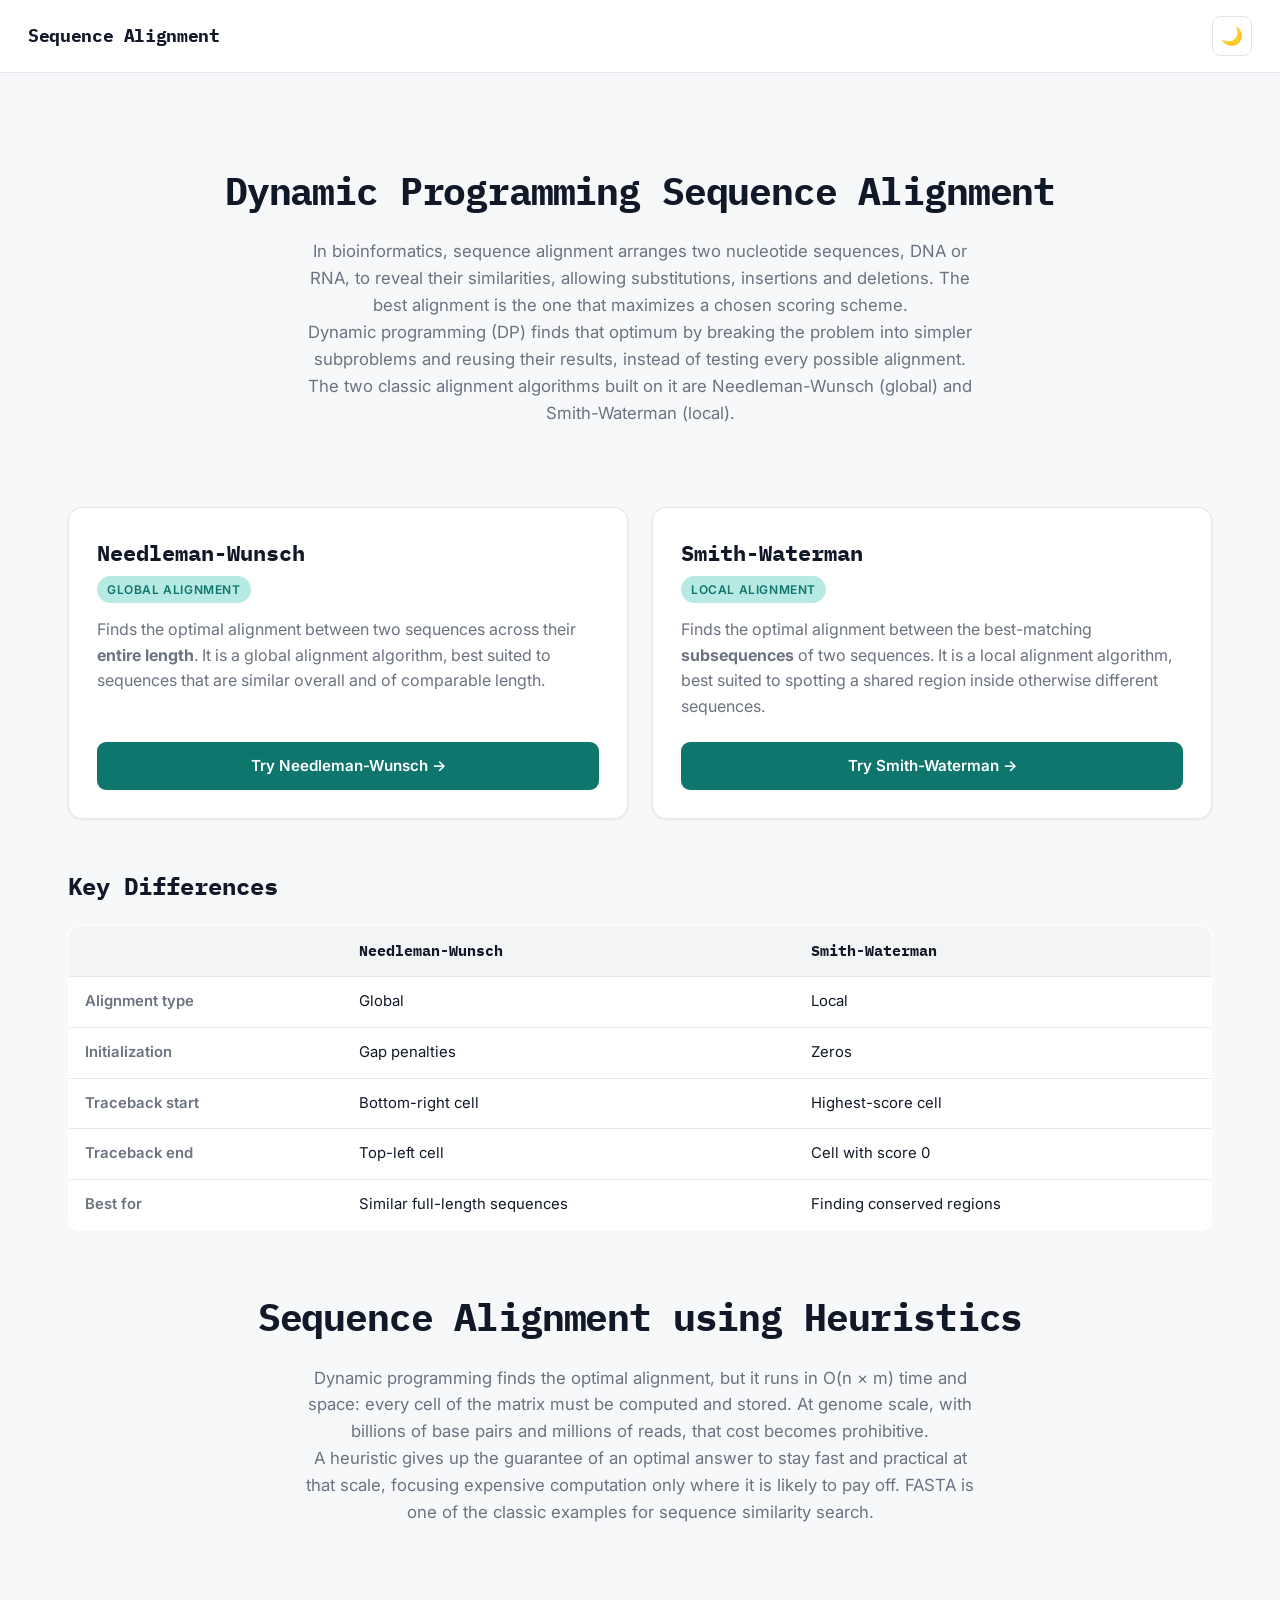
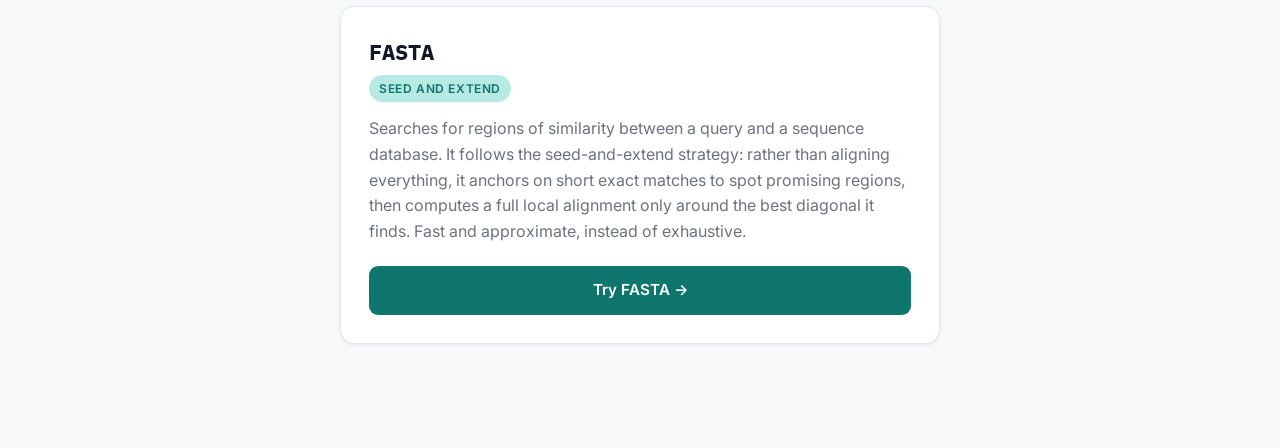
<file: index.html>
<!DOCTYPE html>
<html lang="en">
<head>
  <meta charset="UTF-8" />
  <meta name="viewport" content="width=device-width, initial-scale=1.0" />
  <title>Sequence Alignment</title>
  <link rel="preconnect" href="https://fonts.googleapis.com" />
  <link rel="preconnect" href="https://fonts.gstatic.com" crossorigin />
  <link href="https://fonts.googleapis.com/css2?family=IBM+Plex+Mono:wght@400;600;700&family=Inter:wght@400;500;600;700&display=swap" rel="stylesheet" />
  <link rel="stylesheet" href="style.css" />
  <script>
    (function () {
      const theme = localStorage.getItem('theme') || 'light';
      document.documentElement.setAttribute('data-theme', theme);
    })();
  </script>
</head>
<body>
  <header class="header-bar">
    <h1 class="site-title">Sequence Alignment</h1>
    <button class="theme-toggle" id="themeToggle" aria-label="Toggle dark mode" title="Toggle dark mode">
      <span class="icon-moon">🌙</span>
      <span class="icon-sun">☀️</span>
    </button>
  </header>

  <div class="container">
    <section class="hero">
      <h1>Dynamic Programming Sequence Alignment</h1>
      <p>
        In bioinformatics, sequence alignment arranges two nucleotide sequences, DNA or RNA,
        to reveal their similarities, allowing substitutions, insertions and deletions. 
        The best alignment is the one that maximizes a chosen scoring scheme.
      </p>
      <p>
        Dynamic programming (DP) finds that optimum by breaking the problem into simpler
        subproblems and reusing their results, instead of testing every possible alignment.
        The two classic alignment algorithms built on it are Needleman-Wunsch (global) and
        Smith-Waterman (local).
      </p>
    </section>

    <section class="card-grid">
      <article class="algo-card">
        <h3>Needleman-Wunsch</h3>
        <span class="badge">Global Alignment</span>
        <p>
          Finds the optimal alignment between two sequences across their
          <strong>entire length</strong>. It is a global alignment algorithm, best suited to
          sequences that are similar overall and of comparable length.
        </p>
        <a class="btn btn-primary" href="nw.html">Try Needleman-Wunsch →</a>
      </article>

      <article class="algo-card">
        <h3>Smith-Waterman</h3>
        <span class="badge">Local Alignment</span>
        <p>
          Finds the optimal alignment between the best-matching
          <strong>subsequences</strong> of two sequences. It is a local alignment algorithm,
          best suited to spotting a shared region inside otherwise different sequences.
        </p>
        <a class="btn btn-primary" href="sw.html">Try Smith-Waterman →</a>
      </article>
    </section>

    <section class="compare-section">
      <h2>Key Differences</h2>
      <table class="compare">
        <thead>
          <tr>
            <th></th>
            <th>Needleman-Wunsch</th>
            <th>Smith-Waterman</th>
          </tr>
        </thead>
        <tbody>
          <tr><td>Alignment type</td><td>Global</td><td>Local</td></tr>
          <tr><td>Initialization</td><td>Gap penalties</td><td>Zeros</td></tr>
          <tr><td>Traceback start</td><td>Bottom-right cell</td><td>Highest-score cell</td></tr>
          <tr><td>Traceback end</td><td>Top-left cell</td><td>Cell with score 0</td></tr>
          <tr><td>Best for</td><td>Similar full-length sequences</td><td>Finding conserved regions</td></tr>
        </tbody>
      </table>
    </section>

    <section class="hero">
      <h1>Sequence Alignment using Heuristics</h1>
      <p>
        Dynamic programming finds the optimal alignment, but it runs in O(n × m) time and
        space: every cell of the matrix must be computed and stored. At genome scale, with
        billions of base pairs and millions of reads, that cost becomes prohibitive.
      </p>
      <p>
        A heuristic gives up the guarantee of an optimal answer to stay fast and practical at
        that scale, focusing expensive computation only where it is likely to pay off. FASTA is
        one of the classic examples for sequence similarity search.
      </p>
    </section>

    <section class="card-grid" style="grid-template-columns:minmax(0,600px); justify-content:center;">
      <article class="algo-card">
        <h3>FASTA</h3>
        <span class="badge">Seed and Extend</span>
        <p>
          Searches for regions of similarity between a query and a sequence database. It follows
          the seed-and-extend strategy: rather than aligning everything, it anchors on short
          exact matches to spot promising regions, then computes a full local alignment only
          around the best diagonal it finds. Fast and approximate, instead of exhaustive.
        </p>
        <a class="btn btn-primary" href="fasta.html">Try FASTA →</a>
      </article>
    </section>
  </div>

  <script>
    function toggleTheme() {
      const current = document.documentElement.getAttribute('data-theme');
      const next = current === 'dark' ? 'light' : 'dark';
      document.documentElement.setAttribute('data-theme', next);
      localStorage.setItem('theme', next);
    }
    document.getElementById('themeToggle').addEventListener('click', toggleTheme);
  </script>
</body>
</html>
</file>
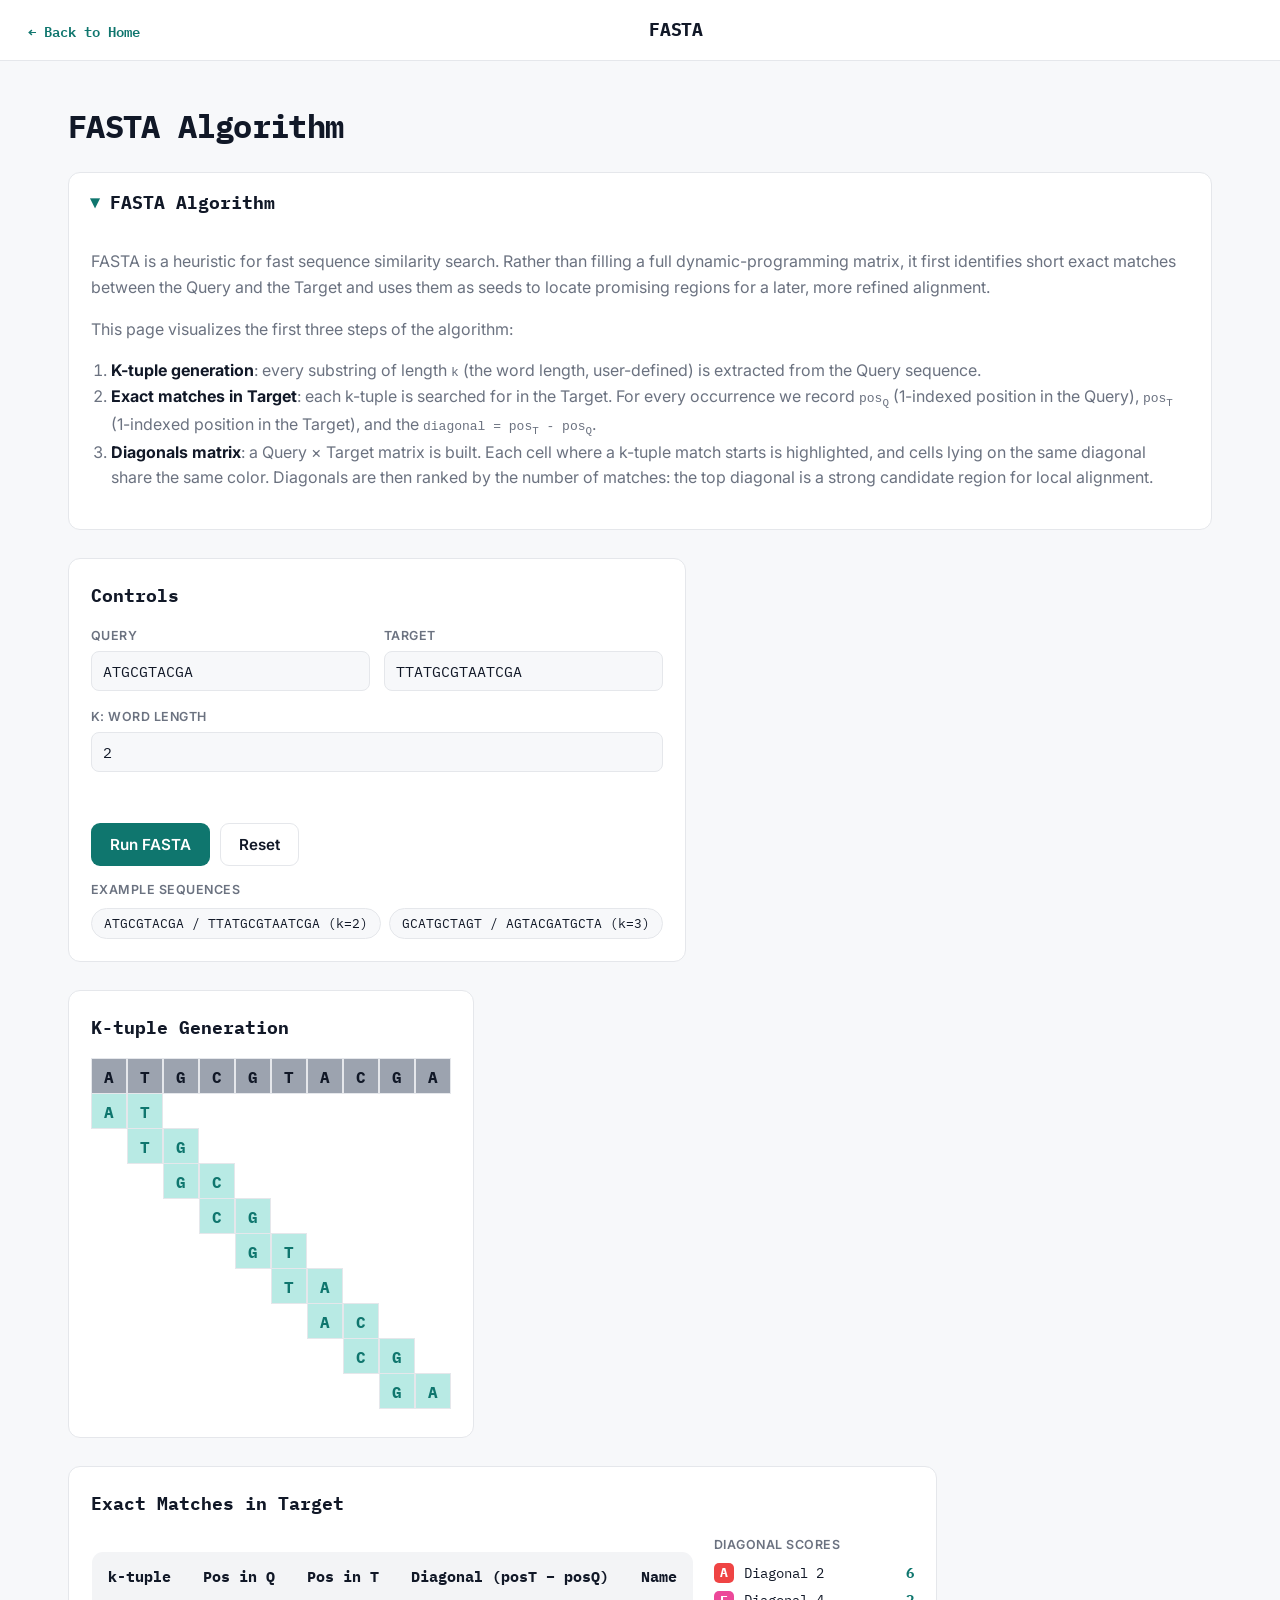
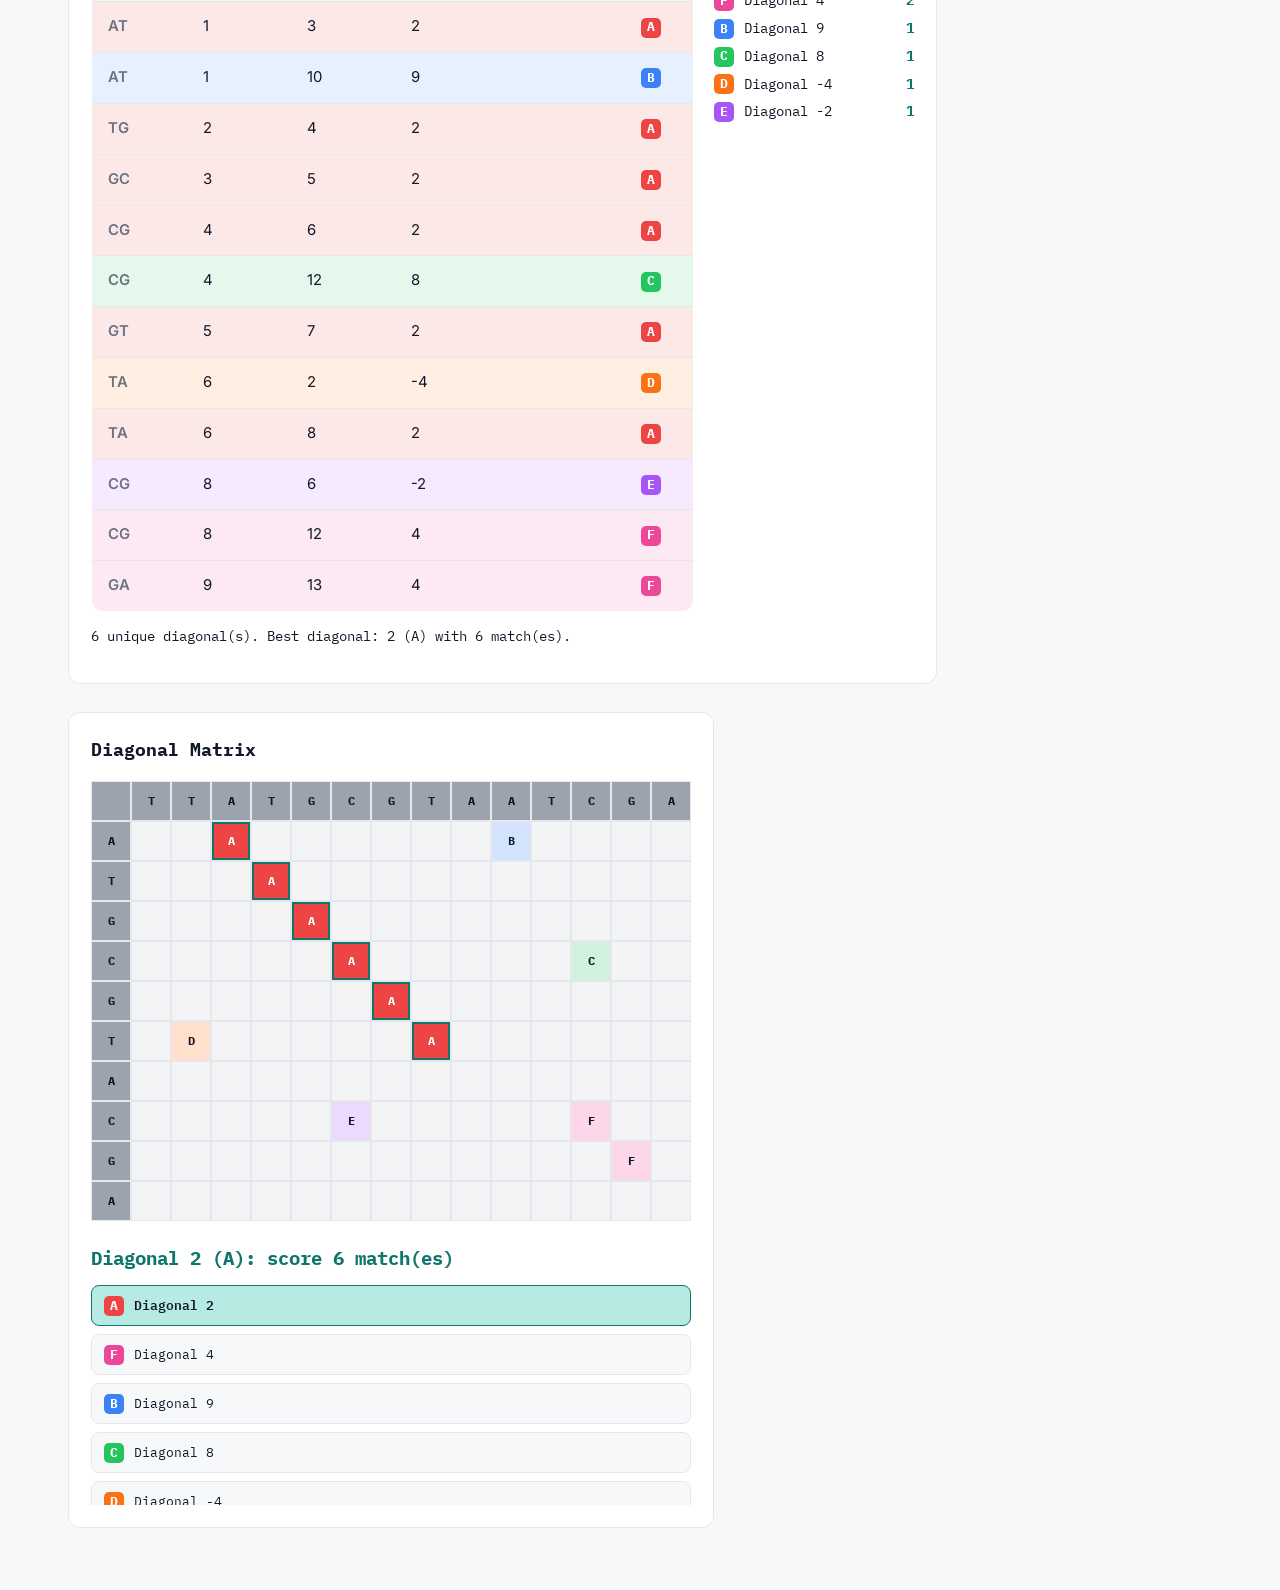
<file: fasta.html>
<!DOCTYPE html>
<html lang="en">
<head>
  <meta charset="UTF-8" />
  <meta name="viewport" content="width=device-width, initial-scale=1.0" />
  <title>FASTA · DP Sequence Alignment</title>
  <link rel="preconnect" href="https://fonts.googleapis.com" />
  <link rel="preconnect" href="https://fonts.gstatic.com" crossorigin />
  <link href="https://fonts.googleapis.com/css2?family=IBM+Plex+Mono:wght@400;600;700&family=Inter:wght@400;500;600;700&display=swap" rel="stylesheet" />
  <link rel="stylesheet" href="style.css" />
  <script>
    (function () {
      const theme = localStorage.getItem('theme') || 'light';
      document.documentElement.setAttribute('data-theme', theme);
    })();
  </script>
</head>
<body>
  <header class="header-bar">
    <a class="back-link" href="index.html">← Back to Home</a>
    <h1 class="site-title">FASTA</h1>
    <span style="width:40px"></span>
  </header>

  <div class="container">
    <h1 class="page-title">FASTA Algorithm</h1>

    <details class="description" open>
      <summary>FASTA Algorithm</summary>
      <div class="desc-body">
        <p>
          FASTA is a heuristic for fast sequence similarity search. Rather than filling a
          full dynamic-programming matrix, it first identifies short exact matches between
          the Query and the Target and uses them as seeds to locate promising regions for
          a later, more refined alignment.
        </p>
        <p>This page visualizes the first three steps of the algorithm:</p>
        <ol>
          <li>
            <strong>K-tuple generation</strong>: every substring of length <code>k</code>
            (the word length, user-defined) is extracted from the Query sequence.
          </li>
          <li>
            <strong>Exact matches in Target</strong>: each k-tuple is searched for in the
            Target. For every occurrence we record <code>pos<sub>Q</sub></code> (1-indexed
            position in the Query), <code>pos<sub>T</sub></code> (1-indexed position in the
            Target), and the <code>diagonal = pos<sub>T</sub> - pos<sub>Q</sub></code>.
          </li>
          <li>
            <strong>Diagonals matrix</strong>: a Query × Target matrix is
            built. Each cell where a k-tuple match starts is highlighted, and cells lying
            on the same diagonal share the same color. Diagonals are then ranked by the
            number of matches: the top diagonal is a strong candidate region for local
            alignment.
          </li>
        </ol>
      </div>
    </details>

    <div class="work-area" style="display:flex; flex-direction:column; gap:28px;">
      <div class="panel">
        <h3>Controls</h3>
        <div class="control-row">
          <div class="field">
            <label for="seq1">Query</label>
            <input type="text" id="seq1" value="ATGCGTACGA" autocomplete="off" />
          </div>
          <div class="field">
            <label for="seq2">Target</label>
            <input type="text" id="seq2" value="TTATGCGTAATCGA" autocomplete="off" />
          </div>
        </div>
        <div class="control-row">
          <div class="field">
            <label for="kVal">k: word length</label>
            <input type="number" id="kVal" value="2" min="1" />
          </div>
        </div>

        <div class="error-msg" id="errorMsg"></div>

        <div class="btn-row">
          <button class="btn btn-primary" id="runBtn">Run FASTA</button>
          <button class="btn btn-secondary" id="resetBtn">Reset</button>
        </div>

        <div class="chips-label">Example sequences</div>
        <div class="chips" id="chips">
          <button class="chip" data-s1="ATGCGTACGA" data-s2="TTATGCGTAATCGA" data-k="2">ATGCGTACGA / TTATGCGTAATCGA (k=2)</button>
          <button class="chip" data-s1="GCATGCTAGT" data-s2="AGTACGATGCTA" data-k="3">GCATGCTAGT / AGTACGATGCTA (k=3)</button>
        </div>
      </div>

      <div class="panel" id="step1Panel">
        <h3>K-tuple Generation</h3>
        <p class="placeholder">Run FASTA to see k-tuples.</p>
      </div>

      <div class="panel" id="step2Panel">
        <h3>Exact Matches in Target</h3>
        <p class="placeholder">Run FASTA to see matches.</p>
      </div>

      <div class="panel" id="step3Panel">
        <h3>Diagonal Matrix</h3>
        <p class="placeholder">Run FASTA to see the diagonal matrix.</p>
      </div>
    </div>
  </div>

  <script src="fasta.js"></script>
</body>
</html>
</file>
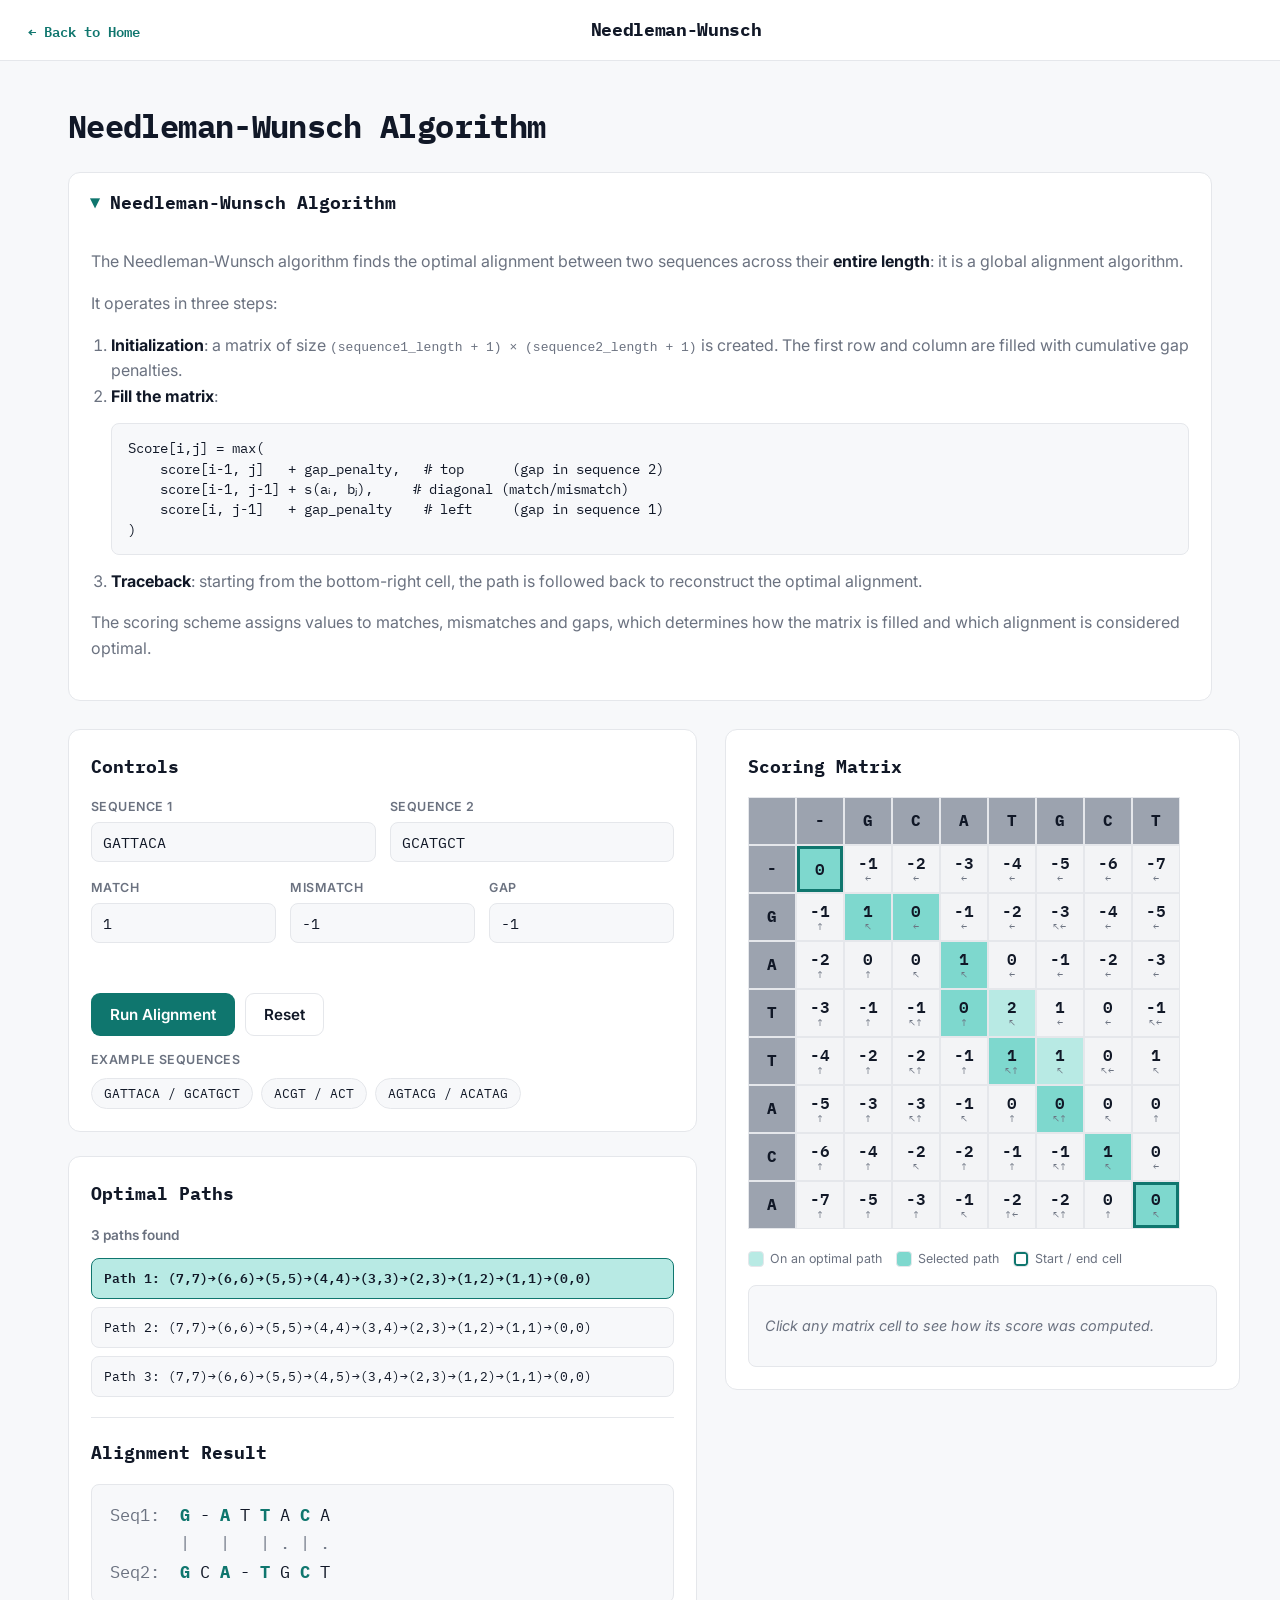
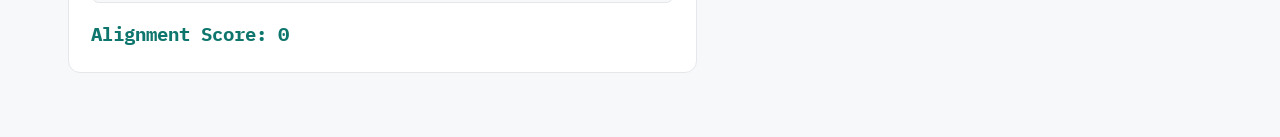
<file: nw.html>
<!DOCTYPE html>
<html lang="en">
<head>
  <meta charset="UTF-8" />
  <meta name="viewport" content="width=device-width, initial-scale=1.0" />
  <title>Needleman-Wunsch · DP Sequence Alignment</title>
  <link rel="preconnect" href="https://fonts.googleapis.com" />
  <link rel="preconnect" href="https://fonts.gstatic.com" crossorigin />
  <link href="https://fonts.googleapis.com/css2?family=IBM+Plex+Mono:wght@400;600;700&family=Inter:wght@400;500;600;700&display=swap" rel="stylesheet" />
  <link rel="stylesheet" href="style.css" />
  <script>
    (function () {
      const theme = localStorage.getItem('theme') || 'light';
      document.documentElement.setAttribute('data-theme', theme);
    })();
  </script>
</head>
<body>
  <header class="header-bar">
    <a class="back-link" href="index.html">← Back to Home</a>
    <h1 class="site-title">Needleman-Wunsch</h1>
    <span style="width:40px"></span>
  </header>

  <div class="container">
    <h1 class="page-title">Needleman-Wunsch Algorithm</h1>

    <details class="description" open>
      <summary>Needleman-Wunsch Algorithm</summary>
      <div class="desc-body">
        <p>
          The Needleman-Wunsch algorithm finds the optimal alignment between two sequences
          across their <strong>entire length</strong>: it is a global alignment algorithm.
        </p>
        <p>It operates in three steps:</p>
        <ol>
          <li>
            <strong>Initialization</strong>: a matrix of size
            <code>(sequence1_length + 1) × (sequence2_length + 1)</code> is created. The first
            row and column are filled with cumulative gap penalties.
          </li>
          <li>
            <strong>Fill the matrix</strong>:
            <pre>Score[i,j] = max(
    score[i-1, j]   + gap_penalty,   # top      (gap in sequence 2)
    score[i-1, j-1] + s(aᵢ, bⱼ),     # diagonal (match/mismatch)
    score[i, j-1]   + gap_penalty    # left     (gap in sequence 1)
)</pre>
          </li>
          <li>
            <strong>Traceback</strong>: starting from the bottom-right cell, the path is
            followed back to reconstruct the optimal alignment.
          </li>
        </ol>
        <p>
          The scoring scheme assigns values to matches, mismatches and gaps, which determines
          how the matrix is filled and which alignment is considered optimal.
        </p>
      </div>
    </details>

    <div class="work-area">
      <!-- Controls -->
      <div class="controls-col">
        <div class="panel">
          <h3>Controls</h3>
          <div class="control-row">
            <div class="field">
              <label for="seq1">Sequence 1</label>
              <input type="text" id="seq1" value="GATTACA" autocomplete="off" />
            </div>
            <div class="field">
              <label for="seq2">Sequence 2</label>
              <input type="text" id="seq2" value="GCATGCT" autocomplete="off" />
            </div>
          </div>
          <div class="control-row">
            <div class="field">
              <label for="matchScore">Match</label>
              <input type="number" id="matchScore" value="1" />
            </div>
            <div class="field">
              <label for="mismatchPenalty">Mismatch</label>
              <input type="number" id="mismatchPenalty" value="-1" />
            </div>
            <div class="field">
              <label for="gapPenalty">Gap</label>
              <input type="number" id="gapPenalty" value="-1" />
            </div>
          </div>

          <div class="error-msg" id="errorMsg"></div>

          <div class="btn-row">
            <button class="btn btn-primary" id="runBtn">Run Alignment</button>
            <button class="btn btn-secondary" id="resetBtn">Reset</button>
          </div>

          <div class="chips-label">Example sequences</div>
          <div class="chips" id="chips">
            <button class="chip" data-s1="GATTACA" data-s2="GCATGCT">GATTACA / GCATGCT</button>
            <button class="chip" data-s1="ACGT" data-s2="ACT">ACGT / ACT</button>
            <button class="chip" data-s1="AGTACG" data-s2="ACATAG">AGTACG / ACATAG</button>
          </div>
        </div>

        <!-- Paths + result panel -->
        <div class="panel" style="margin-top:24px">
          <h3>Optimal Paths</h3>
          <div class="paths-count" id="pathsCount">Run an alignment to see paths.</div>
          <div class="paths-list" id="pathsList"></div>
          <hr class="divider" />
          <h3>Alignment Result</h3>
          <div id="alignmentArea">
            <p class="placeholder">Select a path to view its alignment.</p>
          </div>
        </div>
      </div>

      <!-- Matrix -->
      <div class="matrix-col">
        <div class="panel">
          <h3>Scoring Matrix</h3>
          <div class="matrix-wrap" id="matrixWrap">
            <p class="placeholder">Run an alignment to build the matrix.</p>
          </div>
          <div class="legend">
            <span><span class="swatch on-path"></span> On an optimal path</span>
            <span><span class="swatch selected"></span> Selected path</span>
            <span><span class="swatch start"></span> Start / end cell</span>
          </div>
          <div class="cell-detail" id="cellDetail">
            <p class="placeholder">Click any matrix cell to see how its score was computed.</p>
          </div>
        </div>
      </div>
    </div>
  </div>

  <script src="common.js"></script>
  <script src="nw.js"></script>
</body>
</html>
</file>
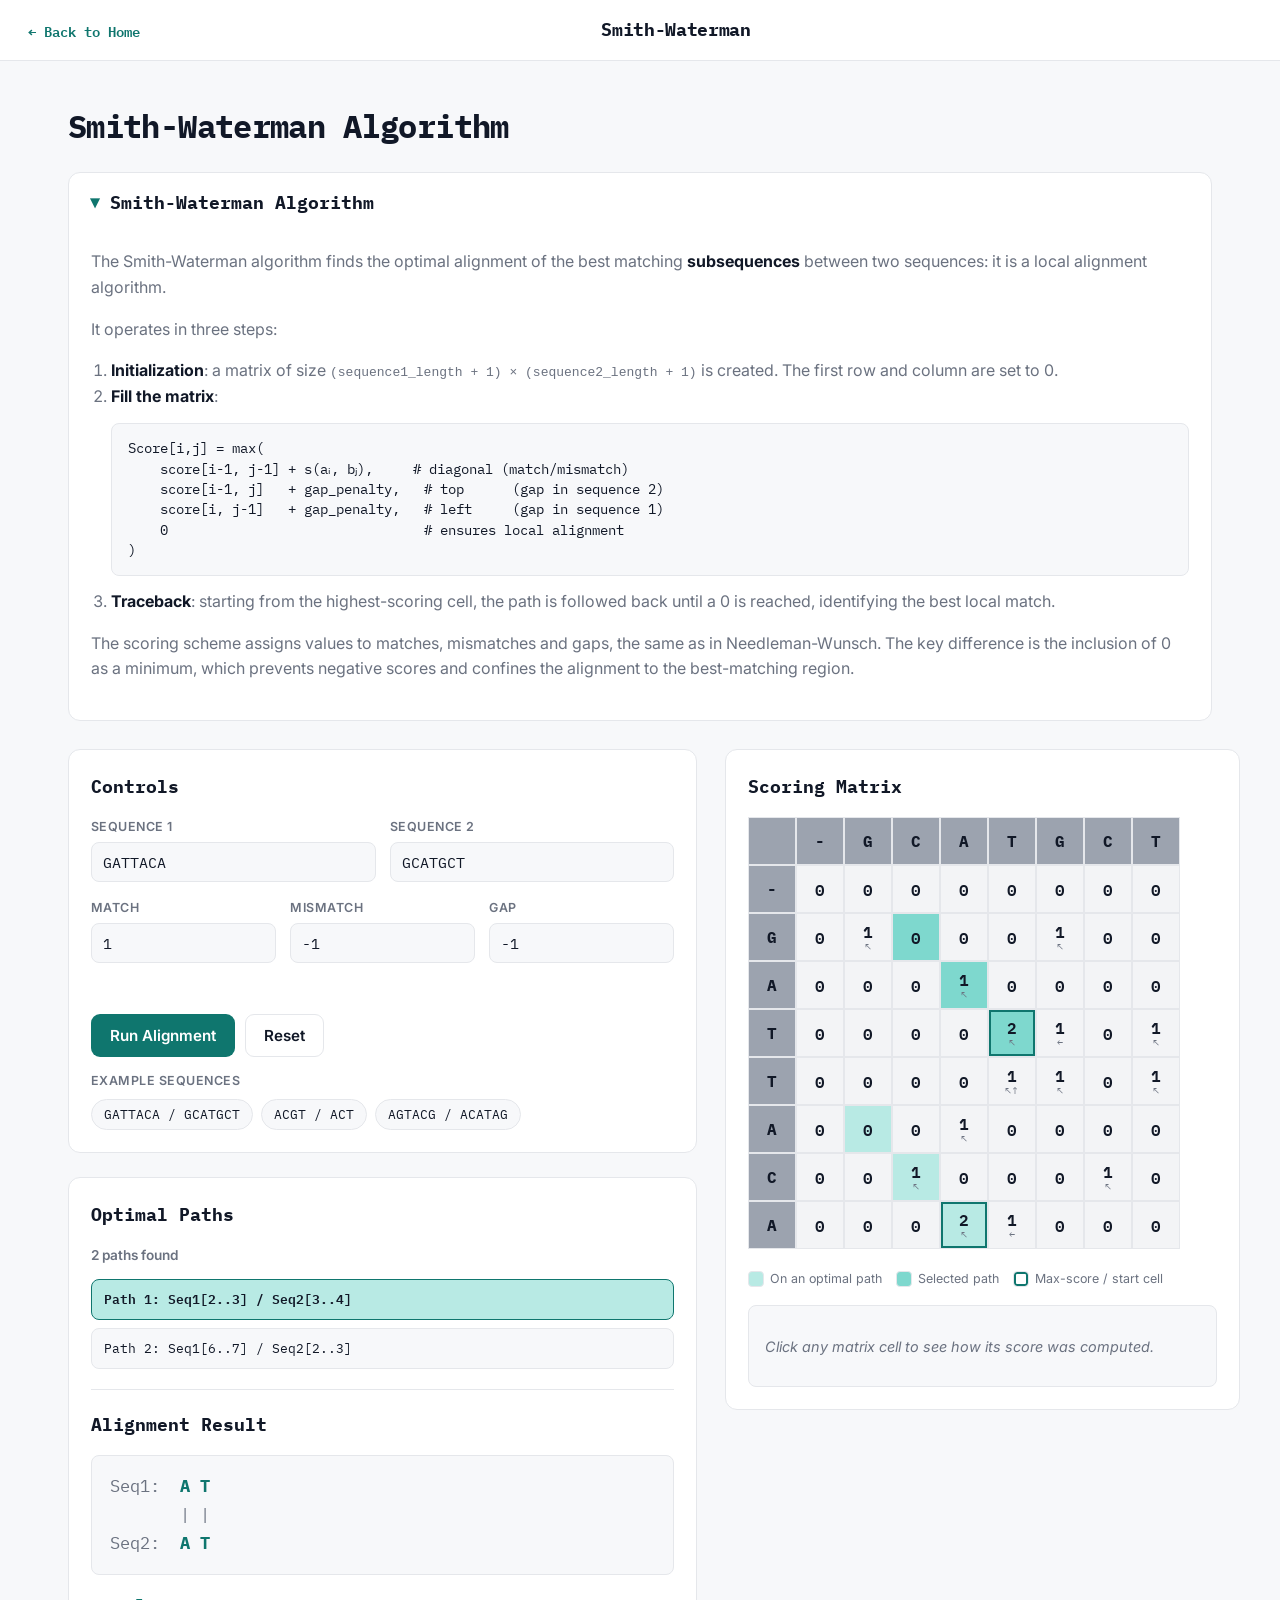
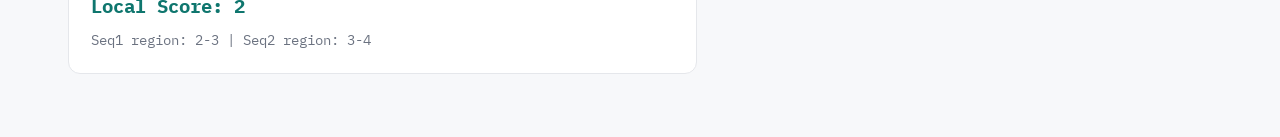
<file: sw.html>
<!DOCTYPE html>
<html lang="en">
<head>
  <meta charset="UTF-8" />
  <meta name="viewport" content="width=device-width, initial-scale=1.0" />
  <title>Smith-Waterman · DP Sequence Alignment</title>
  <link rel="preconnect" href="https://fonts.googleapis.com" />
  <link rel="preconnect" href="https://fonts.gstatic.com" crossorigin />
  <link href="https://fonts.googleapis.com/css2?family=IBM+Plex+Mono:wght@400;600;700&family=Inter:wght@400;500;600;700&display=swap" rel="stylesheet" />
  <link rel="stylesheet" href="style.css" />
  <script>
    (function () {
      const theme = localStorage.getItem('theme') || 'light';
      document.documentElement.setAttribute('data-theme', theme);
    })();
  </script>
</head>
<body>
  <header class="header-bar">
    <a class="back-link" href="index.html">← Back to Home</a>
    <h1 class="site-title">Smith-Waterman</h1>
    <span style="width:40px"></span>
  </header>

  <div class="container">
    <h1 class="page-title">Smith-Waterman Algorithm</h1>

    <details class="description" open>
      <summary>Smith-Waterman Algorithm</summary>
      <div class="desc-body">
        <p>
          The Smith-Waterman algorithm finds the optimal alignment of the best matching
          <strong>subsequences</strong> between two sequences: it is a local alignment
          algorithm.
        </p>
        <p>It operates in three steps:</p>
        <ol>
          <li>
            <strong>Initialization</strong>: a matrix of size
            <code>(sequence1_length + 1) × (sequence2_length + 1)</code> is created. The first
            row and column are set to 0.
          </li>
          <li>
            <strong>Fill the matrix</strong>:
            <pre>Score[i,j] = max(
    score[i-1, j-1] + s(aᵢ, bⱼ),     # diagonal (match/mismatch)
    score[i-1, j]   + gap_penalty,   # top      (gap in sequence 2)
    score[i, j-1]   + gap_penalty,   # left     (gap in sequence 1)
    0                                # ensures local alignment
)</pre>
          </li>
          <li>
            <strong>Traceback</strong>: starting from the highest-scoring cell, the path is
            followed back until a 0 is reached, identifying the best local match.
          </li>
        </ol>
        <p>
          The scoring scheme assigns values to matches, mismatches and gaps, the same as in
          Needleman-Wunsch. The key difference is the inclusion of 0 as a minimum, which
          prevents negative scores and confines the alignment to the best-matching region.
        </p>
      </div>
    </details>

    <div class="work-area">
      <div class="controls-col">
        <div class="panel">
          <h3>Controls</h3>
          <div class="control-row">
            <div class="field">
              <label for="seq1">Sequence 1</label>
              <input type="text" id="seq1" value="GATTACA" autocomplete="off" />
            </div>
            <div class="field">
              <label for="seq2">Sequence 2</label>
              <input type="text" id="seq2" value="GCATGCT" autocomplete="off" />
            </div>
          </div>
          <div class="control-row">
            <div class="field">
              <label for="matchScore">Match</label>
              <input type="number" id="matchScore" value="1" />
            </div>
            <div class="field">
              <label for="mismatchPenalty">Mismatch</label>
              <input type="number" id="mismatchPenalty" value="-1" />
            </div>
            <div class="field">
              <label for="gapPenalty">Gap</label>
              <input type="number" id="gapPenalty" value="-1" />
            </div>
          </div>

          <div class="error-msg" id="errorMsg"></div>

          <div class="btn-row">
            <button class="btn btn-primary" id="runBtn">Run Alignment</button>
            <button class="btn btn-secondary" id="resetBtn">Reset</button>
          </div>

          <div class="chips-label">Example sequences</div>
          <div class="chips" id="chips">
            <button class="chip" data-s1="GATTACA" data-s2="GCATGCT">GATTACA / GCATGCT</button>
            <button class="chip" data-s1="ACGT" data-s2="ACT">ACGT / ACT</button>
            <button class="chip" data-s1="AGTACG" data-s2="ACATAG">AGTACG / ACATAG</button>
          </div>
        </div>

        <div class="panel" style="margin-top:24px">
          <h3>Optimal Paths</h3>
          <div class="paths-count" id="pathsCount">Run an alignment to see paths.</div>
          <div class="paths-list" id="pathsList"></div>
          <hr class="divider" />
          <h3>Alignment Result</h3>
          <div id="alignmentArea">
            <p class="placeholder">Select a path to view its alignment.</p>
          </div>
        </div>
      </div>

      <div class="matrix-col">
        <div class="panel">
          <h3>Scoring Matrix</h3>
          <div class="matrix-wrap" id="matrixWrap">
            <p class="placeholder">Run an alignment to build the matrix.</p>
          </div>
          <div class="legend">
            <span><span class="swatch on-path"></span> On an optimal path</span>
            <span><span class="swatch selected"></span> Selected path</span>
            <span><span class="swatch start"></span> Max-score / start cell</span>
          </div>
          <div class="cell-detail" id="cellDetail">
            <p class="placeholder">Click any matrix cell to see how its score was computed.</p>
          </div>
        </div>
      </div>
    </div>
  </div>

  <script src="common.js"></script>
  <script src="sw.js"></script>
</body>
</html>
</file>
<file: style.css>
:root {
  --bg: #F7F8FA;
  --surface: #FFFFFF;
  --cell-header: #9CA3AF;
  --cell-header-text: #111827;
  --cell-data: #F3F4F6;
  --cell-data-border: #E5E7EB;
  --path: rgba(20, 184, 166, 0.30);
  --path-active: rgba(20, 184, 166, 0.55);
  --accent: #0F766E;
  --accent-hover: #0d655e;
  --text-primary: #111827;
  --text-secondary: #6B7280;
  --border: #E5E7EB;
  --match: #0F766E;
  --error: #DC2626;
  --shadow: rgba(15, 23, 42, 0.08);
}

[data-theme="dark"] {
  --bg: #0F172A;
  --surface: #1E293B;
  --cell-header: #475569;
  --cell-header-text: #F1F5F9;
  --cell-data: #1E293B;
  --cell-data-border: #334155;
  --path: rgba(20, 184, 166, 0.25);
  --path-active: rgba(20, 184, 166, 0.45);
  --accent: #0F766E;
  --accent-hover: #14b8a6;
  --text-primary: #F1F5F9;
  --text-secondary: #94A3B8;
  --border: #334155;
  --match: #2dd4bf;
  --error: #F87171;
  --shadow: rgba(0, 0, 0, 0.4);
}

* { box-sizing: border-box; }

html, body {
  margin: 0;
  padding: 0;
}

body {
  background: var(--bg);
  color: var(--text-primary);
  font-family: 'Inter', -apple-system, BlinkMacSystemFont, 'Segoe UI', sans-serif;
  line-height: 1.6;
  transition: background 0.2s ease, color 0.2s ease;
}

h1, h2, h3, h4, .mono {
  font-family: 'IBM Plex Mono', 'Courier New', monospace;
}

a { color: var(--accent); }

.header-bar {
  display: flex;
  align-items: center;
  justify-content: space-between;
  padding: 16px 28px;
  background: var(--surface);
  border-bottom: 1px solid var(--border);
  position: sticky;
  top: 0;
  z-index: 50;
}

.header-bar .site-title {
  font-family: 'IBM Plex Mono', monospace;
  font-weight: 700;
  font-size: 1.1rem;
  letter-spacing: -0.02em;
  margin: 0;
}

.header-bar .back-link {
  font-family: 'IBM Plex Mono', monospace;
  font-size: 0.9rem;
  text-decoration: none;
  font-weight: 600;
}
.header-bar .back-link:hover { text-decoration: underline; }

.theme-toggle {
  background: transparent;
  border: 1px solid var(--border);
  color: var(--text-primary);
  border-radius: 8px;
  width: 40px;
  height: 40px;
  cursor: pointer;
  display: inline-flex;
  align-items: center;
  justify-content: center;
  font-size: 1.1rem;
  transition: background 0.15s ease, border-color 0.15s ease;
}
.theme-toggle:hover { background: var(--cell-data); border-color: var(--accent); }
.theme-toggle .icon-sun { display: none; }
.theme-toggle .icon-moon { display: inline; }
[data-theme="dark"] .theme-toggle .icon-sun { display: inline; }
[data-theme="dark"] .theme-toggle .icon-moon { display: none; }

.container {
  max-width: 1200px;
  margin: 0 auto;
  padding: 32px 28px 64px;
}

.hero {
  text-align: center;
  padding: 56px 0 40px;
}
.hero h1 {
  font-size: 2.4rem;
  margin: 0 0 16px;
  letter-spacing: -0.03em;
}
.hero p {
  max-width: 680px;
  margin: 0 auto;
  color: var(--text-secondary);
  font-size: 1.05rem;
}

.card-grid {
  display: grid;
  grid-template-columns: 1fr 1fr;
  gap: 24px;
  margin: 40px 0;
}
.algo-card {
  background: var(--surface);
  border: 1px solid var(--border);
  border-radius: 14px;
  padding: 28px;
  box-shadow: 0 1px 3px var(--shadow);
  display: flex;
  flex-direction: column;
}
.algo-card h3 {
  margin: 0 0 6px;
  font-size: 1.35rem;
}
.algo-card .badge {
  display: inline-block;
  align-self: flex-start;
  font-size: 0.75rem;
  font-weight: 600;
  text-transform: uppercase;
  letter-spacing: 0.05em;
  color: var(--accent);
  background: var(--path);
  padding: 4px 10px;
  border-radius: 999px;
  margin-bottom: 14px;
}

[data-theme="dark"] .algo-card .badge {
  color: #F1F5F9;
}
.algo-card p {
  color: var(--text-secondary);
  flex: 1;
  margin: 0 0 22px;
}

.btn {
  display: inline-flex;
  align-items: center;
  justify-content: center;
  gap: 6px;
  font-family: 'Inter', sans-serif;
  font-size: 0.95rem;
  font-weight: 600;
  padding: 11px 18px;
  border-radius: 9px;
  cursor: pointer;
  border: 1px solid transparent;
  text-decoration: none;
  transition: background 0.15s ease, transform 0.05s ease;
}
.btn:active { transform: translateY(1px); }
.btn-primary {
  background: var(--accent);
  color: #fff;
}
.btn-primary:hover { background: var(--accent-hover); }
.btn-secondary {
  background: transparent;
  color: var(--text-primary);
  border-color: var(--border);
}
.btn-secondary:hover { background: var(--cell-data); }

.compare-section { margin-top: 48px; }
.compare-section h2 { font-size: 1.5rem; }
table.compare {
  width: 100%;
  border-collapse: collapse;
  background: var(--surface);
  border: 1px solid var(--border);
  border-radius: 12px;
  overflow: hidden;
  margin-top: 16px;
}
table.compare th, table.compare td {
  padding: 13px 16px;
  text-align: left;
  border-bottom: 1px solid var(--border);
  font-size: 0.93rem;
}
table.compare thead th {
  background: var(--cell-data);
  font-family: 'IBM Plex Mono', monospace;
}
table.compare tbody td:first-child {
  font-weight: 600;
  color: var(--text-secondary);
}
table.compare tr:last-child td { border-bottom: none; }

.page-title {
  font-size: 2rem;
  margin: 8px 0 4px;
  letter-spacing: -0.02em;
}

.description {
  background: var(--surface);
  border: 1px solid var(--border);
  border-radius: 12px;
  margin: 20px 0 28px;
  overflow: hidden;
}
.description > summary {
  cursor: pointer;
  padding: 16px 22px;
  font-family: 'IBM Plex Mono', monospace;
  font-weight: 700;
  font-size: 1.1rem;
  list-style: none;
  display: flex;
  align-items: center;
  gap: 10px;
}
.description > summary::-webkit-details-marker { display: none; }
.description > summary::before {
  content: '▸';
  transition: transform 0.15s ease;
  color: var(--accent);
}
.description[open] > summary::before { transform: rotate(90deg); }
.description .desc-body {
  padding: 0 22px 22px;
  color: var(--text-secondary);
}
.description .desc-body ol { padding-left: 20px; }
.description .desc-body strong { color: var(--text-primary); }
.description pre {
  background: var(--bg);
  border: 1px solid var(--border);
  border-radius: 8px;
  padding: 14px 16px;
  overflow-x: auto;
  font-family: 'IBM Plex Mono', monospace;
  font-size: 0.85rem;
  color: var(--text-primary);
  line-height: 1.5;
}

.work-area {
  display: grid;
  grid-template-columns: 55% 45%;
  gap: 28px;
  align-items: start;
}

.panel {
  background: var(--surface);
  border: 1px solid var(--border);
  border-radius: 12px;
  padding: 22px;
}
.panel h3 {
  margin: 0 0 16px;
  font-size: 1.15rem;
}

.control-row {
  display: flex;
  flex-wrap: wrap;
  gap: 14px;
  margin-bottom: 16px;
}
.field {
  display: flex;
  flex-direction: column;
  gap: 5px;
  flex: 1;
  min-width: 120px;
}
.field label {
  font-size: 0.78rem;
  font-weight: 600;
  text-transform: uppercase;
  letter-spacing: 0.04em;
  color: var(--text-secondary);
}
.field input {
  font-family: 'IBM Plex Mono', monospace;
  font-size: 0.95rem;
  padding: 9px 11px;
  border-radius: 8px;
  border: 1px solid var(--border);
  background: var(--bg);
  color: var(--text-primary);
}
.field input:focus {
  outline: none;
  border-color: var(--accent);
  box-shadow: 0 0 0 3px var(--path);
}

.btn-row {
  display: flex;
  gap: 10px;
  margin: 18px 0 8px;
}

.error-msg {
  color: var(--error);
  font-size: 0.85rem;
  font-weight: 600;
  min-height: 1.2em;
  margin: 4px 0;
}

.chips-label {
  font-size: 0.78rem;
  font-weight: 600;
  text-transform: uppercase;
  letter-spacing: 0.04em;
  color: var(--text-secondary);
  margin: 14px 0 8px;
}
.chips { display: flex; flex-wrap: wrap; gap: 8px; }
.chip {
  font-family: 'IBM Plex Mono', monospace;
  font-size: 0.82rem;
  padding: 6px 12px;
  border-radius: 999px;
  border: 1px solid var(--border);
  background: var(--bg);
  color: var(--text-primary);
  cursor: pointer;
  transition: border-color 0.15s, background 0.15s;
}
.chip:hover { border-color: var(--accent); background: var(--path); }

.matrix-wrap {
  overflow-x: auto;
  padding-bottom: 6px;
}
table.matrix {
  border-collapse: separate;
  border-spacing: 0;
  font-family: 'IBM Plex Mono', monospace;
}
table.matrix td {
  min-width: 48px;
  min-height: 48px;
  width: 48px;
  height: 48px;
  text-align: center;
  vertical-align: middle;
  border: 1px solid var(--cell-data-border);
  position: relative;
  user-select: none;
}
table.matrix.dense td { min-width: 40px; width: 40px; height: 40px; min-height: 40px; }
table.matrix.dense2 td { min-width: 32px; width: 32px; height: 32px; min-height: 32px; }
table.matrix.smallfont td { font-size: 0.78rem; }
table.matrix.smallfont2 td { font-size: 0.68rem; }

td.cell-corner {
  background: var(--cell-header);
}
td.cell-header {
  background: var(--cell-header);
  color: var(--cell-header-text);
  font-weight: 700;
}
td.cell-data {
  background: var(--cell-data);
  cursor: pointer;
}
td.cell-data .score {
  display: block;
  font-weight: 600;
  line-height: 1.1;
}
td.cell-data .arrows {
  display: block;
  font-size: 0.62em;
  color: var(--text-secondary);
  line-height: 1;
  margin-top: 2px;
  letter-spacing: 1px;
}

td.cell-data.on-path { background: var(--path); }
td.cell-data.selected-path { background: var(--path-active); }
td.cell-data.inspected { outline: 2px dashed var(--accent); outline-offset: -2px; }
/* Traceback start/end cells (NW) and the max-score cell (SW) */
td.cell-data.start-cell,
td.cell-data.end-cell { box-shadow: inset 0 0 0 3px var(--accent); }
td.cell-data.max-cell { box-shadow: inset 0 0 0 2px var(--accent); }

.paths-count {
  font-size: 0.85rem;
  color: var(--text-secondary);
  font-weight: 600;
  margin-bottom: 12px;
}
.paths-list {
  max-height: 220px;
  overflow-y: auto;
  display: flex;
  flex-direction: column;
  gap: 8px;
}
.path-item {
  font-family: 'IBM Plex Mono', monospace;
  font-size: 0.82rem;
  padding: 9px 12px;
  border-radius: 8px;
  border: 1px solid var(--border);
  background: var(--bg);
  cursor: pointer;
  transition: border-color 0.15s, background 0.15s;
  word-break: break-all;
}
.path-item:hover { border-color: var(--accent); }
.path-item.active {
  border-color: var(--accent);
  background: var(--path);
  font-weight: 600;
}

hr.divider {
  border: none;
  border-top: 1px solid var(--border);
  margin: 20px 0;
}

.alignment-result {
  font-family: 'IBM Plex Mono', monospace;
  font-size: 1.05rem;
  line-height: 1.7;
  background: var(--bg);
  border: 1px solid var(--border);
  border-radius: 8px;
  padding: 16px 18px;
  overflow-x: auto;
  white-space: pre;
}
.alignment-result .label { color: var(--text-secondary); }
.alignment-result .match-char {
  color: var(--match);
  font-weight: 700;
}
.alignment-result .midline { color: var(--text-secondary); }

.score-display {
  font-family: 'IBM Plex Mono', monospace;
  font-size: 1.2rem;
  font-weight: 700;
  margin-top: 16px;
  color: var(--accent);
}
.region-display {
  font-family: 'IBM Plex Mono', monospace;
  font-size: 0.9rem;
  color: var(--text-secondary);
  margin-top: 6px;
}

.placeholder {
  color: var(--text-secondary);
  font-size: 0.9rem;
  font-style: italic;
}

.cell-detail {
  margin-top: 16px;
  background: var(--bg);
  border: 1px solid var(--border);
  border-radius: 8px;
  padding: 14px 16px;
}
.cell-detail .cd-header {
  font-family: 'IBM Plex Mono', monospace;
  font-weight: 700;
  font-size: 0.92rem;
  margin-bottom: 10px;
}
.cell-detail .cd-options { display: flex; flex-direction: column; gap: 6px; }
.cell-detail .cd-opt {
  display: grid;
  grid-template-columns: 20px 1fr auto;
  align-items: center;
  gap: 10px;
  padding: 6px 10px;
  border-radius: 6px;
  border: 1px solid var(--border);
  background: var(--surface);
  font-size: 0.85rem;
}
.cell-detail .cd-opt.win {
  background: var(--path);
  border-color: var(--accent);
}
.cell-detail .cd-arrow {
  font-family: 'IBM Plex Mono', monospace;
  font-size: 1.05rem;
  text-align: center;
  color: var(--accent);
}
.cell-detail .cd-label { color: var(--text-secondary); }
.cell-detail .cd-opt.win .cd-label { color: var(--text-primary); font-weight: 600; }
.cell-detail .cd-formula { font-family: 'IBM Plex Mono', monospace; white-space: nowrap; }
.cell-detail .cd-note { font-size: 0.85rem; color: var(--text-secondary); }
.cell-detail .cd-result {
  font-family: 'IBM Plex Mono', monospace;
  font-weight: 700;
  font-size: 0.92rem;
  margin-top: 12px;
  color: var(--accent);
}

.legend {
  display: flex;
  flex-wrap: wrap;
  gap: 14px;
  margin-top: 14px;
  font-size: 0.78rem;
  color: var(--text-secondary);
}
.legend span { display: inline-flex; align-items: center; gap: 6px; }
.legend .swatch {
  width: 16px; height: 16px; border-radius: 4px; display: inline-block;
  border: 1px solid var(--border);
}
.legend .swatch.on-path { background: var(--path); }
.legend .swatch.selected { background: var(--path-active); }
.legend .swatch.start { box-shadow: inset 0 0 0 2px var(--accent); }

@media (max-width: 900px) {
  .work-area { grid-template-columns: 1fr; }
  .work-area .controls-col { order: 1; }
  .work-area .matrix-col { order: 2; }
  .work-area .results-col { order: 3; }
  .card-grid { grid-template-columns: 1fr; }
  .hero h1 { font-size: 1.8rem; }
}
</file>
